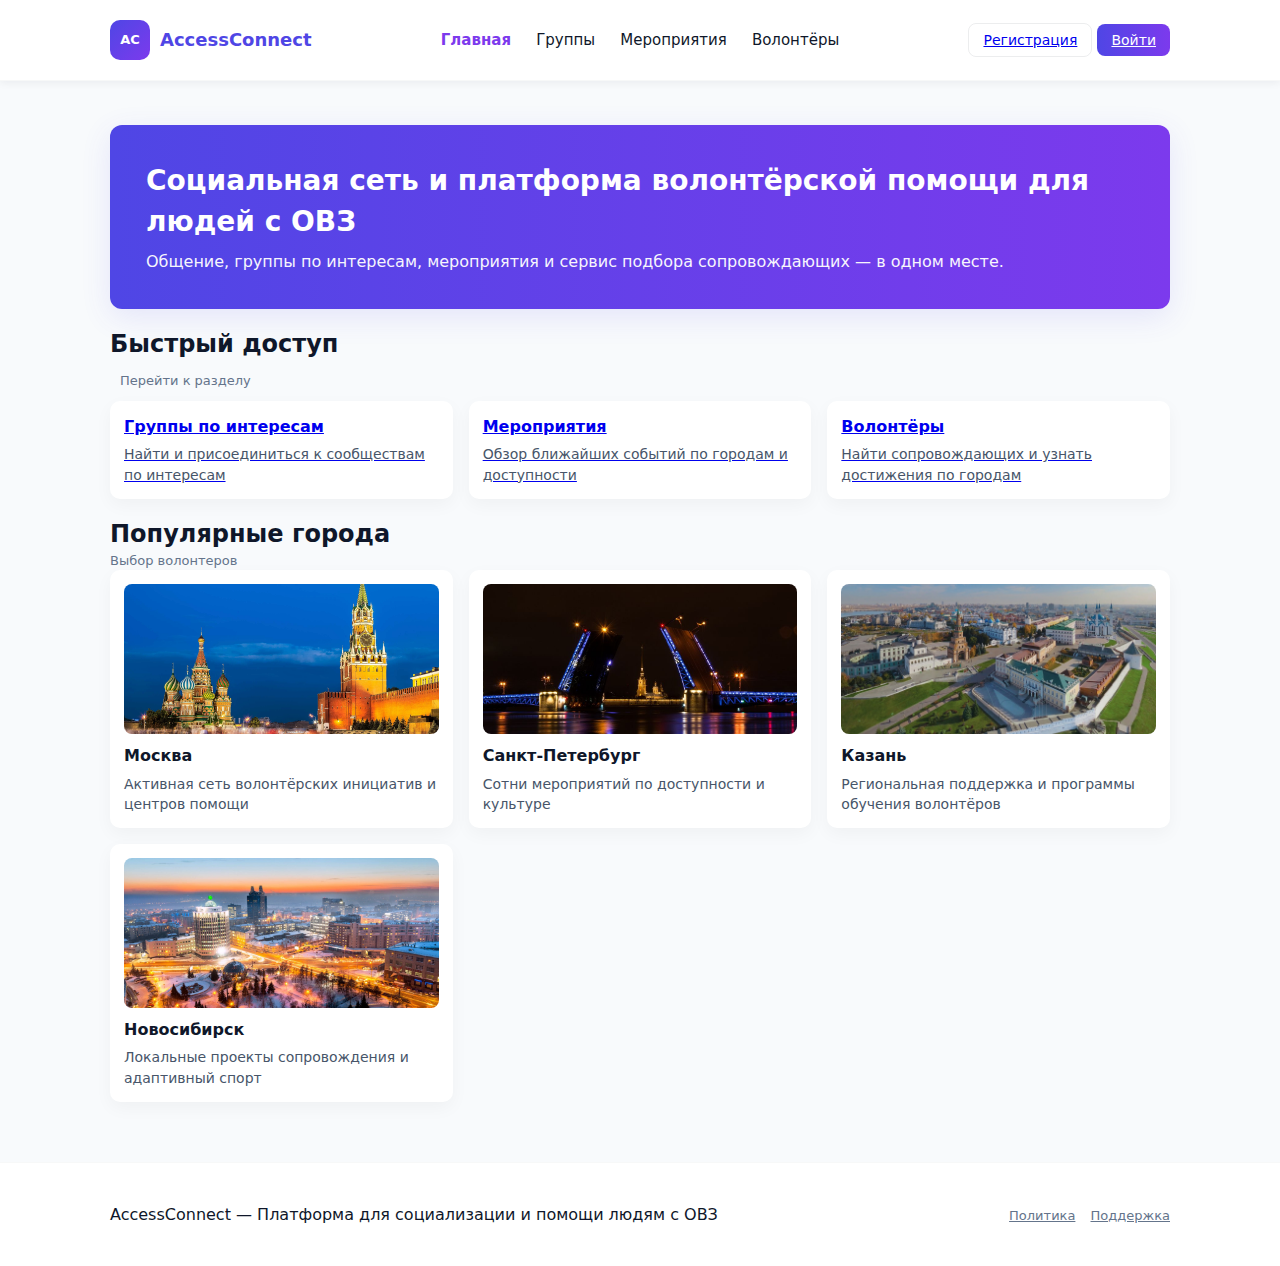
<file: index.html>
<!doctype html>
<html lang="ru">
<head>
<meta charset="utf-8"><meta name="viewport" content="width=device-width,initial-scale=1">
<title>AccessConnect - главная</title>
<link rel="stylesheet" href="css/style.css">
</head>
<body>
<header class="header">
  <div class="container inner">
    <div class="logo"><div class="badge">AC</div><div>AccessConnect</div></div>
    <nav class="nav">
      <a href="index.html" class="active">Главная</a>
      <a href="groups.html">Группы</a>
      <a href="events.html">Мероприятия</a>
      <a href="volunteers.html">Волонтёры</a>
    </nav>
    <div class="actions">
      <a href="register.html" class="btn">Регистрация</a>
      <a href="login.html" class="btn primary">Войти</a>
    </div>
  </div>
</header>
<main class="container">
  <section class="hero">
    <h1>Социальная сеть и платформа волонтёрской помощи для людей с ОВЗ</h1>
    <p>Общение, группы по интересам, мероприятия и сервис подбора сопровождающих — в одном месте.</p>
  </section>

  <section style="margin-top:18px">
    <div class="section-title"><h2>Быстрый доступ</h2><div style="padding: 10px;" class="small">Перейти к разделу</div></div>
    <div class="grid cols-3">
      <a class="card" href="groups.html"><h3>Группы по интересам</h3><p class="small">Найти и присоединиться к сообществам по интересам</p></a>
      <a class="card" href="events.html"><h3>Мероприятия</h3><p class="small">Обзор ближайших событий по городам и доступности</p></a>
      <a class="card" href="volunteers.html"><h3>Волонтёры</h3><p class="small">Найти сопровождающих и узнать достижения по городам</p></a>
    </div>
  </section>

  <section style="margin-top:18px">
    <div class="section-title"><h2>Популярные города</h2><div class="small">Выбор волонтеров</div></div>
    <div class="city-grid">
      <div class="card"><img src="img/moscow.jpg" alt="Moscow"><h3>Москва</h3><p class="small">Активная сеть волонтёрских инициатив и центров помощи</p></div>
      <div class="card"><img src="img/spb.jpg" alt="SPB"><h3>Санкт-Петербург</h3><p class="small">Сотни мероприятий по доступности и культуре</p></div>
      <div class="card"><img src="img/kazan.jpg" alt="Kazan"><h3>Казань</h3><p class="small">Региональная поддержка и программы обучения волонтёров</p></div>
      <div class="card"><img src="img/novosibirsk.jpg" alt="Novosibirsk"><h3>Новосибирск</h3><p class="small">Локальные проекты сопровождения и адаптивный спорт</p></div>
    </div>
  </section>

</main>
  <footer class="footer">
    <div class="container footer-inner">
      <div>AccessConnect — Платформа для социализации и помощи людям с ОВЗ</div>
      <div>
        <a href="policy.html" class="small">Политика</a>
        <a href="#" class="small" style="margin-left:10px;">Поддержка</a>
      </div>
    </div>
  </footer>
<script src="js/main.js"></script>
</body>
</html>
</file>
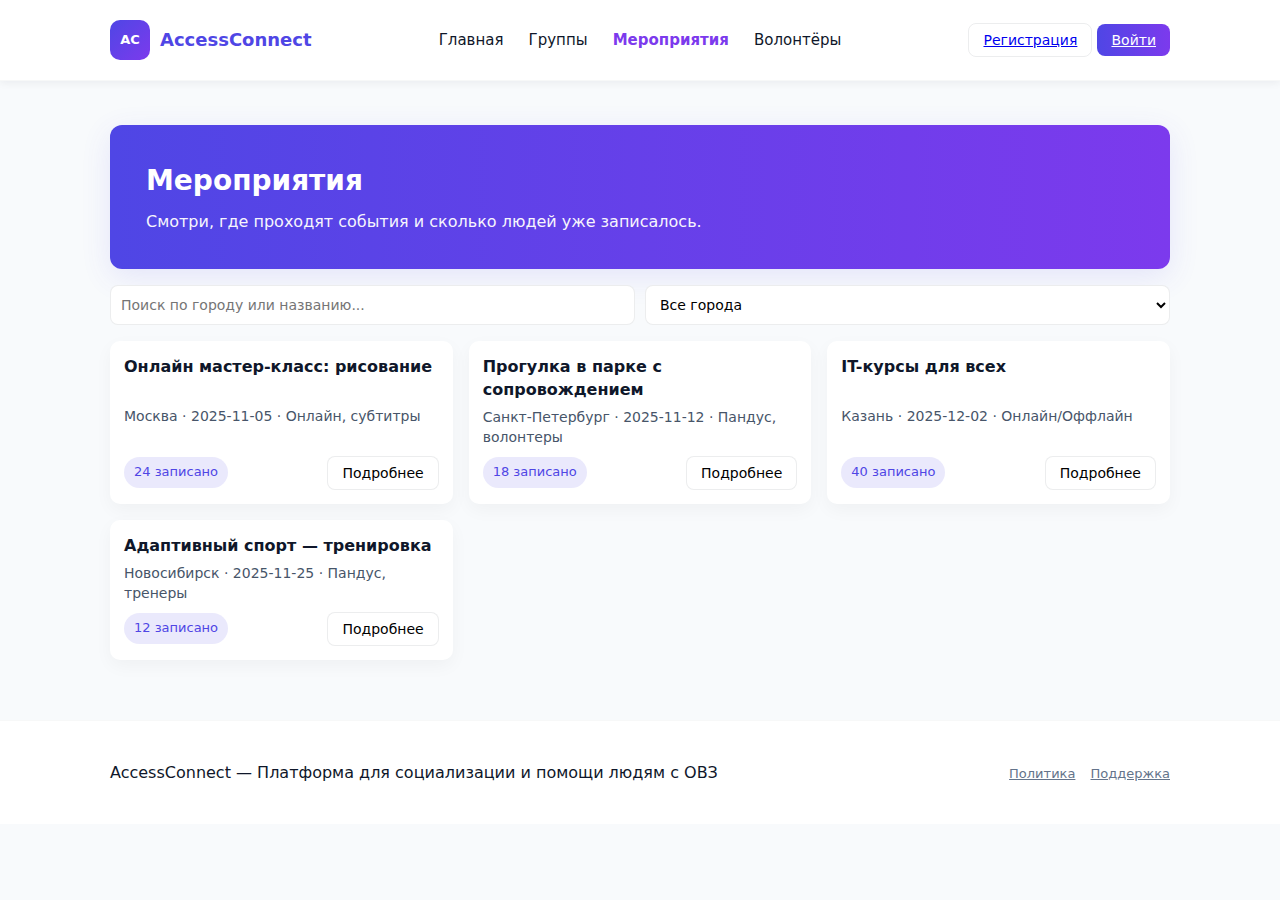
<file: events.html>
<!doctype html>
<html lang="ru">
<head>
  <meta charset="utf-8">
  <meta name="viewport" content="width=device-width,initial-scale=1">
  <title>Мероприятия — AccessConnect</title>
  <link rel="stylesheet" href="css/style.css">
</head>
<body>

  <header class="header">
    <div class="container inner">
      <div class="logo">
        <div class="badge">AC</div>
        <span>AccessConnect</span>
      </div>

      <nav class="nav">
        <a href="index.html">Главная</a>
        <a href="groups.html">Группы</a>
        <a href="events.html" class="active">Мероприятия</a>
        <a href="volunteers.html">Волонтёры</a>
      </nav>

    <div class="actions">
      <a href="register.html" class="btn">Регистрация</a>
      <a href="login.html" class="btn primary">Войти</a>
    </div>
    </div>
  </header>

  <main class="container">
    <section class="hero">
      <h1>Мероприятия</h1>
      <p>Смотри, где проходят события и сколько людей уже записалось.</p>
    </section>

    <section class="events-section">
      <div class="search-bar">
        <input id="event-search" class="input" placeholder="Поиск по городу или названию..." />
        <select id="filter-city" class="input city-select">
          <option value="">Все города</option>
        </select>
      </div>

      <div id="events" class="city-grid"></div>
    </section>
  </main>

  <div id="modal" class="modal" aria-hidden="true">
    <div class="modal-card">
      <div class="modal-header">
        <h2 id="modal-title"></h2>
        <button id="close-modal" class="close-btn">Закрыть</button>
      </div>
      <p id="modal-desc" class="small"></p>
      <h3>Кто записался</h3>
      <ul id="modal-news" class="attendees-list"></ul>
    </div>
  </div>

  <footer class="footer">
    <div class="container footer-inner">
      <div>AccessConnect — Платформа для социализации и помощи людям с ОВЗ</div>
      <div>
        <a href="policy.html" class="small">Политика</a>
        <a href="#" class="small" style="margin-left:10px;">Поддержка</a>
      </div>
    </div>
  </footer>

  <script src="js/main.js"></script>
</body>
</html>
</file>
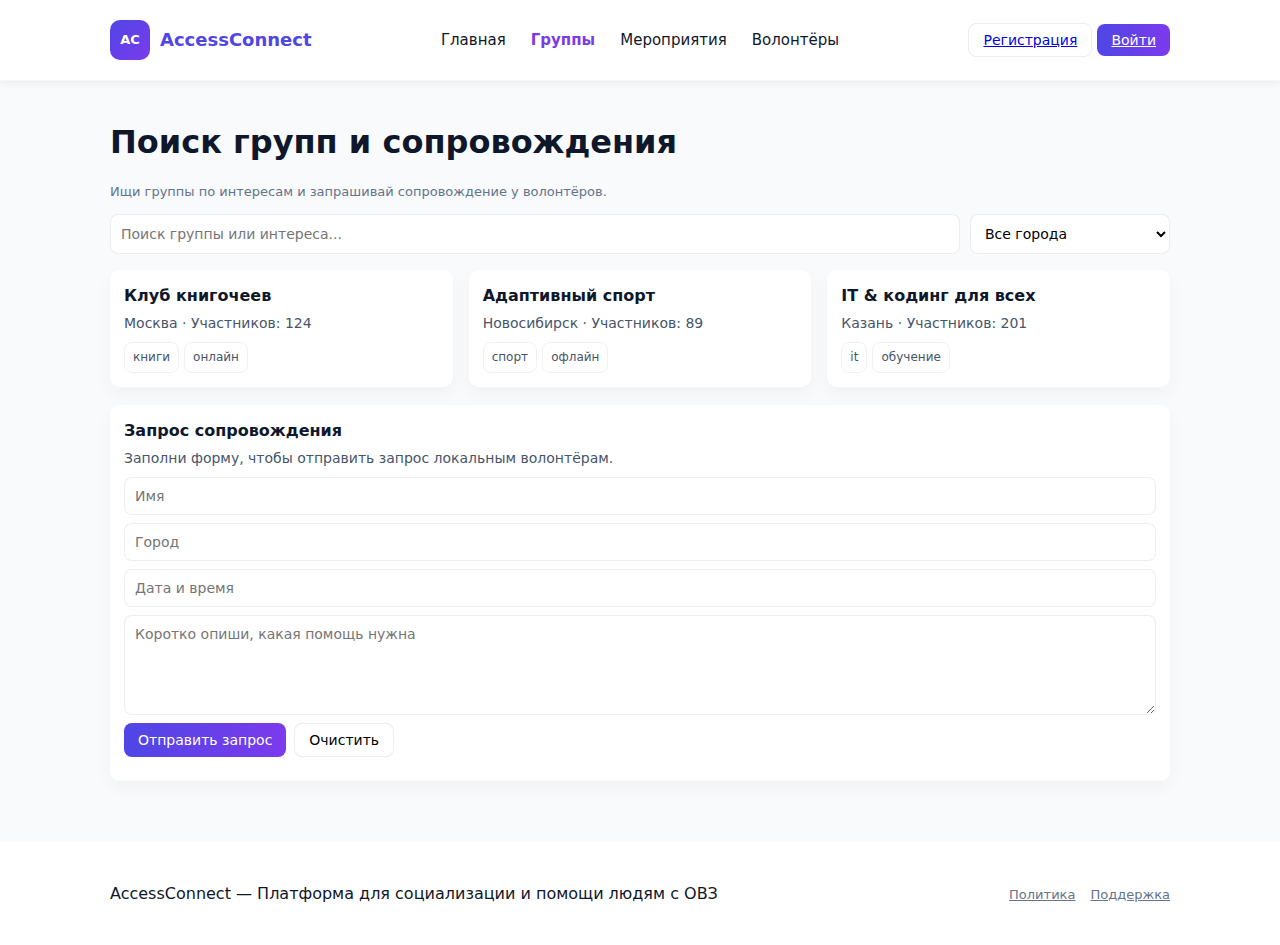
<file: groups.html>
<!doctype html>
<html lang="ru">
<head>
<meta charset="utf-8"><meta name="viewport" content="width=device-width,initial-scale=1">
<title>Группы - AccessConnect</title>
<link rel="stylesheet" href="css/style.css">
</head>
<body>
<header class="header">
  <div class="container inner">
    <div class="logo"><div class="badge">AC</div><div>AccessConnect</div></div>
    <nav class="nav">
      <a href="index.html">Главная</a>
      <a href="groups.html" class="active">Группы</a>
      <a href="events.html">Мероприятия</a>
      <a href="volunteers.html">Волонтёры</a>
    </nav>
    <div class="actions">
      <a href="register.html" class="btn">Регистрация</a>
      <a href="login.html" class="btn primary">Войти</a>
    </div>
  </div>
</header>
<main class="container">
  <h1 style="margin:18px 0">Поиск групп и сопровождения</h1>
  <p class="small">Ищи группы по интересам и запрашивай сопровождение у волонтёров.</p>

  <div style="margin-top:12px" class="search-bar">
    <input id="group-search" class="input" placeholder="Поиск группы или интереса..." />
    <select id="group-city" class="input" style="max-width:200px">
      <option value="">Все города</option>
    </select>
  </div>

  <div id="groups" class="city-grid" style="margin-top:12px"></div>

  <section style="margin-top:18px" class="card">
    <h3>Запрос сопровождения</h3>
    <p class="small">Заполни форму, чтобы отправить запрос локальным волонтёрам.</p>
    <form id="request-form" style="margin-top:8px;display:grid;gap:8px">
      <input id="req-name" class="input" placeholder="Имя" required>
      <input id="req-city" class="input" placeholder="Город" required>
      <input id="req-date" class="input" placeholder="Дата и время" required>
      <textarea id="req-note" class="input" placeholder="Коротко опиши, какая помощь нужна" style="height:100px"></textarea>
      <div style="display:flex;gap:8px">
        <button type="submit" class="btn primary">Отправить запрос</button>
        <button type="button" id="req-clear" class="btn">Очистить</button>
      </div>
    </form>
    <div id="req-result" style="margin-top:10px"></div>
  </section>

</main>
  <footer class="footer">
    <div class="container footer-inner">
      <div>AccessConnect — Платформа для социализации и помощи людям с ОВЗ</div>
      <div>
        <a href="policy.html" class="small">Политика</a>
        <a href="#" class="small" style="margin-left:10px;">Поддержка</a>
      </div>
    </div>
  </footer>
<script src="js/main.js"></script>
</body>
</html>
</file>
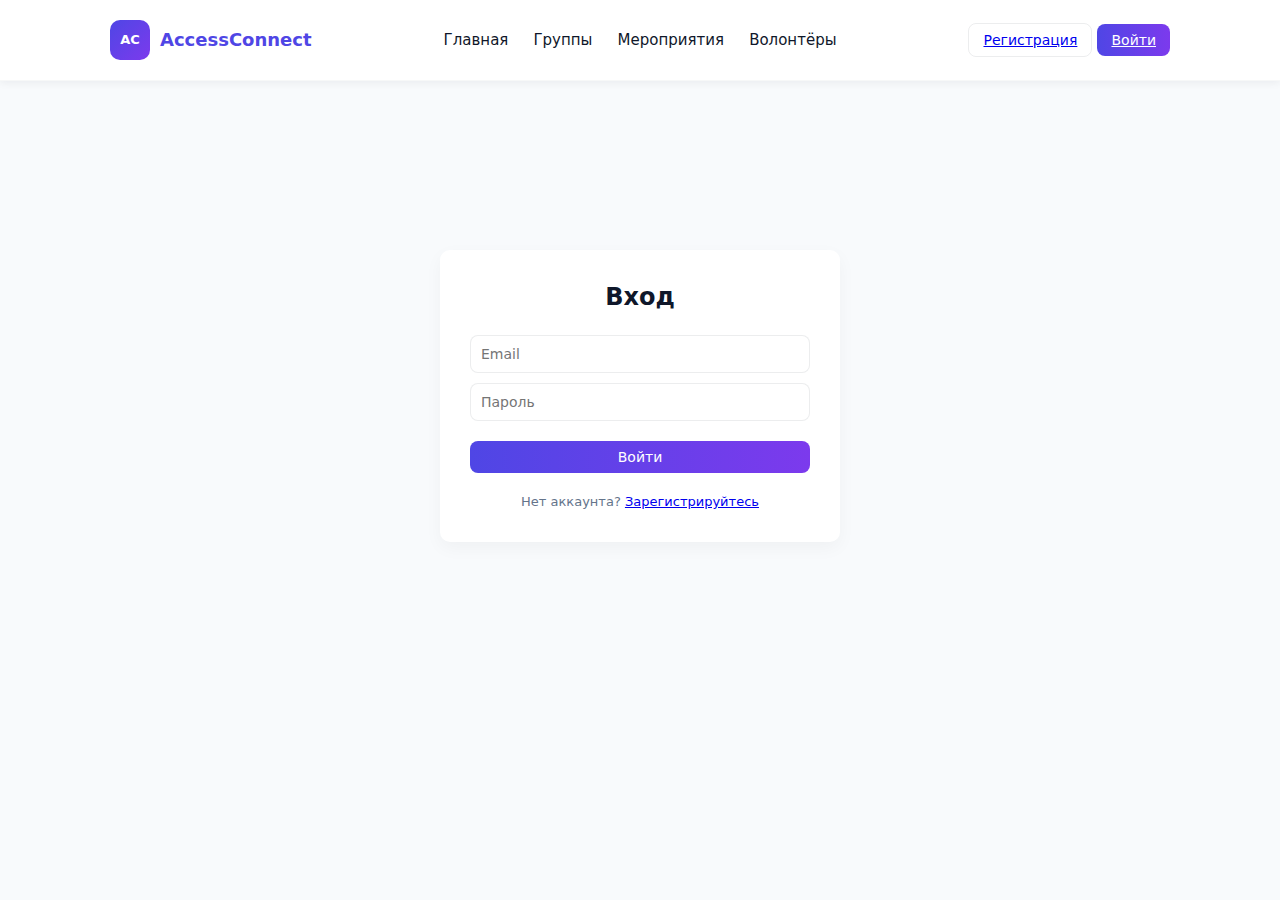
<file: login.html>
<!doctype html>
<html lang="ru">
<head>
<meta charset="utf-8"><meta name="viewport" content="width=device-width,initial-scale=1">
<title>Вход — AccessConnect</title>
<link rel="stylesheet" href="css/style.css">
</head>
<body>
<header class="header">
  <div class="container inner">
    <div class="logo"><div class="badge">AC</div><div>AccessConnect</div></div>
    <nav class="nav">
      <a href="index.html">Главная</a>
      <a href="groups.html">Группы</a>
      <a href="events.html">Мероприятия</a>
      <a href="volunteers.html">Волонтёры</a>
    </nav>
    <div class="actions">
      <a href="register.html" class="btn">Регистрация</a>
      <a href="login.html" class="btn primary">Войти</a>
    </div>
  </div>
</header>

<main class="container" style="display:flex;justify-content:center;align-items:center;min-height:70vh;">
  <div class="card" style="max-width:400px;width:100%;padding:30px;text-align:center;">
    <h2>Вход</h2>
    <form id="loginForm" style="display:flex;flex-direction:column;gap:10px;margin-top:20px;">
      <input type="email" name="email" placeholder="Email" required class="input">
      <input type="password" name="password" placeholder="Пароль" required class="input">
      <button type="submit" class="btn primary" style="margin-top:10px;">Войти</button>
      <div class="small" style="margin-top:10px;">Нет аккаунта? <a href="register.html">Зарегистрируйтесь</a></div>
    </form>
  </div>
</main>

<script>
document.getElementById('loginForm').addEventListener('submit', async (e) => {
  e.preventDefault();
  const formData = new FormData(e.target);
  const res = await fetch('/api/login', {method:'POST', body: formData});
  console.log(await res.text());
});
</script>
</body>
</html>
</file>
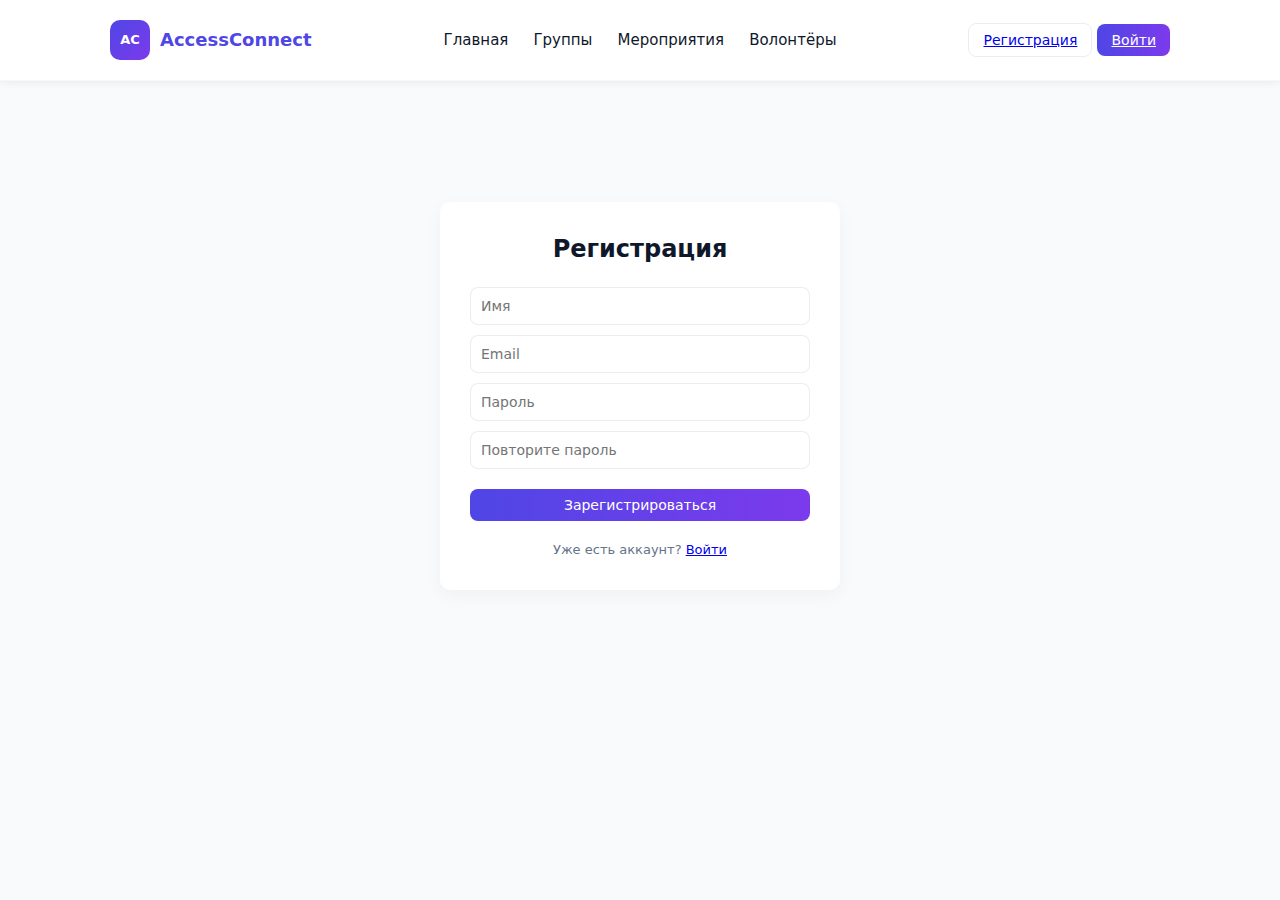
<file: register.html>
<!doctype html>
<html lang="ru">
<head>
<meta charset="utf-8"><meta name="viewport" content="width=device-width,initial-scale=1">
<title>Регистрация — AccessConnect</title>
<link rel="stylesheet" href="css/style.css">
</head>
<body>
<header class="header">
  <div class="container inner">
    <div class="logo"><div class="badge">AC</div><div>AccessConnect</div></div>
    <nav class="nav">
      <a href="index.html">Главная</a>
      <a href="groups.html">Группы</a>
      <a href="events.html">Мероприятия</a>
      <a href="volunteers.html">Волонтёры</a>
    </nav>
    <div class="actions">
      <a href="register.html" class="btn">Регистрация</a>
      <a href="login.html" class="btn primary">Войти</a>
    </div>
  </div>
</header>

<main class="container" style="display:flex;justify-content:center;align-items:center;min-height:70vh;">
  <div class="card" style="max-width:400px;width:100%;padding:30px;text-align:center;">
    <h2>Регистрация</h2>
    <form id="registerForm" style="display:flex;flex-direction:column;gap:10px;margin-top:20px;">
      <input type="text" name="name" placeholder="Имя" required class="input">
      <input type="email" name="email" placeholder="Email" required class="input">
      <input type="password" name="password" placeholder="Пароль" required class="input">
      <input type="password" name="confirm" placeholder="Повторите пароль" required class="input">
      <button type="submit" class="btn primary" style="margin-top:10px;">Зарегистрироваться</button>
      <div class="small" style="margin-top:10px;">Уже есть аккаунт? <a href="login.html">Войти</a></div>
    </form>
  </div>
</main>

<script>
document.getElementById('registerForm').addEventListener('submit', async (e) => {
  e.preventDefault();
  const formData = new FormData(e.target);
  const res = await fetch('/api/register', {method:'POST', body: formData});
  console.log(await res.text());
});
</script>
</body>
</html>
</file>
<file: css/style.css>
* {
  box-sizing: border-box;
  margin: 0;
  padding: 0;
  font-family: Inter, system-ui, -apple-system, 'Segoe UI', Roboto, 'Helvetica Neue', Arial;
}

:root {
  --indigo: #4f46e5;
  --violet: #7c3aed;
  --bg: #f8fafc;
  --card: #ffffff;
}

body {
  background: var(--bg);
  color: #0f172a;
  line-height: 1.45;
}

.container {
  max-width: 1100px;
  margin: 0 auto;
  padding: 20px;
}

.header {
  background: #fff;
  box-shadow: 0 2px 8px rgba(15, 23, 42, 0.06);
  border-bottom: 1px solid rgba(15, 23, 42, 0.03);
}

.header .inner {
  display: flex;
  align-items: center;
  justify-content: space-between;
  gap: 12px;
}

.logo {
  display: flex;
  align-items: center;
  gap: 10px;
  font-weight: 700;
  color: var(--indigo);
  font-size: 18px;
}

.logo .badge {
  width: 40px;
  height: 40px;
  border-radius: 10px;
  background: linear-gradient(135deg, var(--indigo), var(--violet));
  color: white;
  display: flex;
  align-items: center;
  justify-content: center;
  font-weight: 700;
}

.nav a {
  margin: 0 10px;
  color: #0f172a;
  text-decoration: none;
  font-size: 15px;
  transition: color 0.2s ease;
}

.nav a:hover {
  color: var(--indigo);
}

.nav a.active {
  color: var(--violet);
  font-weight: 600;
}

.btn {
  padding: 8px 14px;
  border-radius: 8px;
  border: 1px solid rgba(15, 23, 42, 0.08);
  background: #fff;
  cursor: pointer;
  font-size: 14px;
  transition: all 0.25s ease;
}

.btn:hover {
  background: #f1f5f9;
}

.btn.primary {
  background: linear-gradient(90deg, var(--indigo), var(--violet));
  color: #fff;
  border: none;
  font-weight: 500;
}

.btn.primary:hover {
  opacity: 0.9;
  transform: translateY(-1px);
}

.btn.more {
  display: inline-block;
  background: transparent;
  border: 1px solid rgba(79, 70, 229, 0.3);
  color: var(--indigo);
  padding: 8px 12px;
  border-radius: 8px;
  font-size: 14px;
  margin-top: 8px;
  cursor: pointer;
  transition: all 0.2s ease;
}

.btn.more:hover {
  background: rgba(79, 70, 229, 0.08);
  border-color: var(--indigo);
}

.hero {
  background: linear-gradient(90deg, var(--indigo), var(--violet));
  color: white;
  padding: 36px;
  border-radius: 12px;
  margin-top: 24px;
  box-shadow: 0 8px 30px rgba(79, 70, 229, 0.12);
}

.hero h1 {
  font-size: 28px;
  margin-bottom: 8px;
}

.hero p {
  opacity: 0.95;
}

.grid {
  display: grid;
  gap: 16px;
}

.cols-3 {
  grid-template-columns: repeat(3, 1fr);
}

.city-grid {
  display: grid;
  grid-template-columns: repeat(auto-fit, minmax(260px, 1fr));
  gap: 16px;
}

.card {
  background: var(--card);
  padding: 14px;
  border-radius: 10px;
  box-shadow: 0 6px 18px rgba(12, 17, 26, 0.04);
  transition: transform 0.2s ease, box-shadow 0.2s ease;
  display: flex;
  flex-direction: column;
  justify-content: space-between;
}

.card:hover {
  transform: translateY(-4px);
  box-shadow: 0 8px 20px rgba(12, 17, 26, 0.08);
}

.card img {
  width: 100%;
  height: 150px;
  object-fit: cover;
  border-radius: 8px;
  margin-bottom: 10px;
}

.card h3 {
  font-size: 16px;
  margin-bottom: 6px;
}

.card p {
  font-size: 14px;
  color: #475569;
}

.search-bar {
  display: flex;
  gap: 10px;
  margin: 16px 0;
}

.input {
  flex: 1;
  padding: 10px;
  border-radius: 8px;
  border: 1px solid rgba(15, 23, 42, 0.08);
  background: #fff;
  font-size: 14px;
}

.modal {
  position: fixed;
  inset: 0;
  display: flex;
  align-items: center;
  justify-content: center;
  background: rgba(2, 6, 23, 0.5);
  z-index: 60;
  padding: 24px;
  visibility: hidden;
  opacity: 0;
  transition: all 0.2s ease;
}

.modal.open {
  visibility: visible;
  opacity: 1;
}

.modal-card {
  width: 100%;
  max-width: 760px;
  background: #fff;
  padding: 20px;
  border-radius: 12px;
  box-shadow: 0 10px 40px rgba(2, 6, 23, 0.4);
  max-height: 80vh;
  overflow: auto;
}

.close-btn {
  background: #f1f5f9;
  border: none;
  padding: 8px 10px;
  border-radius: 8px;
  cursor: pointer;
}

.close-btn:hover {
  background: #e2e8f0;
}

.footer {
  margin-top: 40px;
  padding: 20px 0;
  background: #fff;
  border-top: 1px solid rgba(15, 23, 42, 0.03);
}

.footer .container {
  display: flex;
  justify-content: space-between;
  align-items: center;
}

.small {
  font-size: 13px;
  color: #64748b;
}

.badge {
  display: inline-block;
  background: rgba(79, 70, 229, 0.12);
  color: var(--indigo);
  padding: 6px 10px;
  border-radius: 999px;
  font-size: 13px;
}

.tag {
  font-size: 12px;
  color: #475569;
  border: 1px solid rgba(15, 23, 42, 0.06);
  padding: 6px 8px;
  border-radius: 8px;
  display: inline-block;
}
</file>
